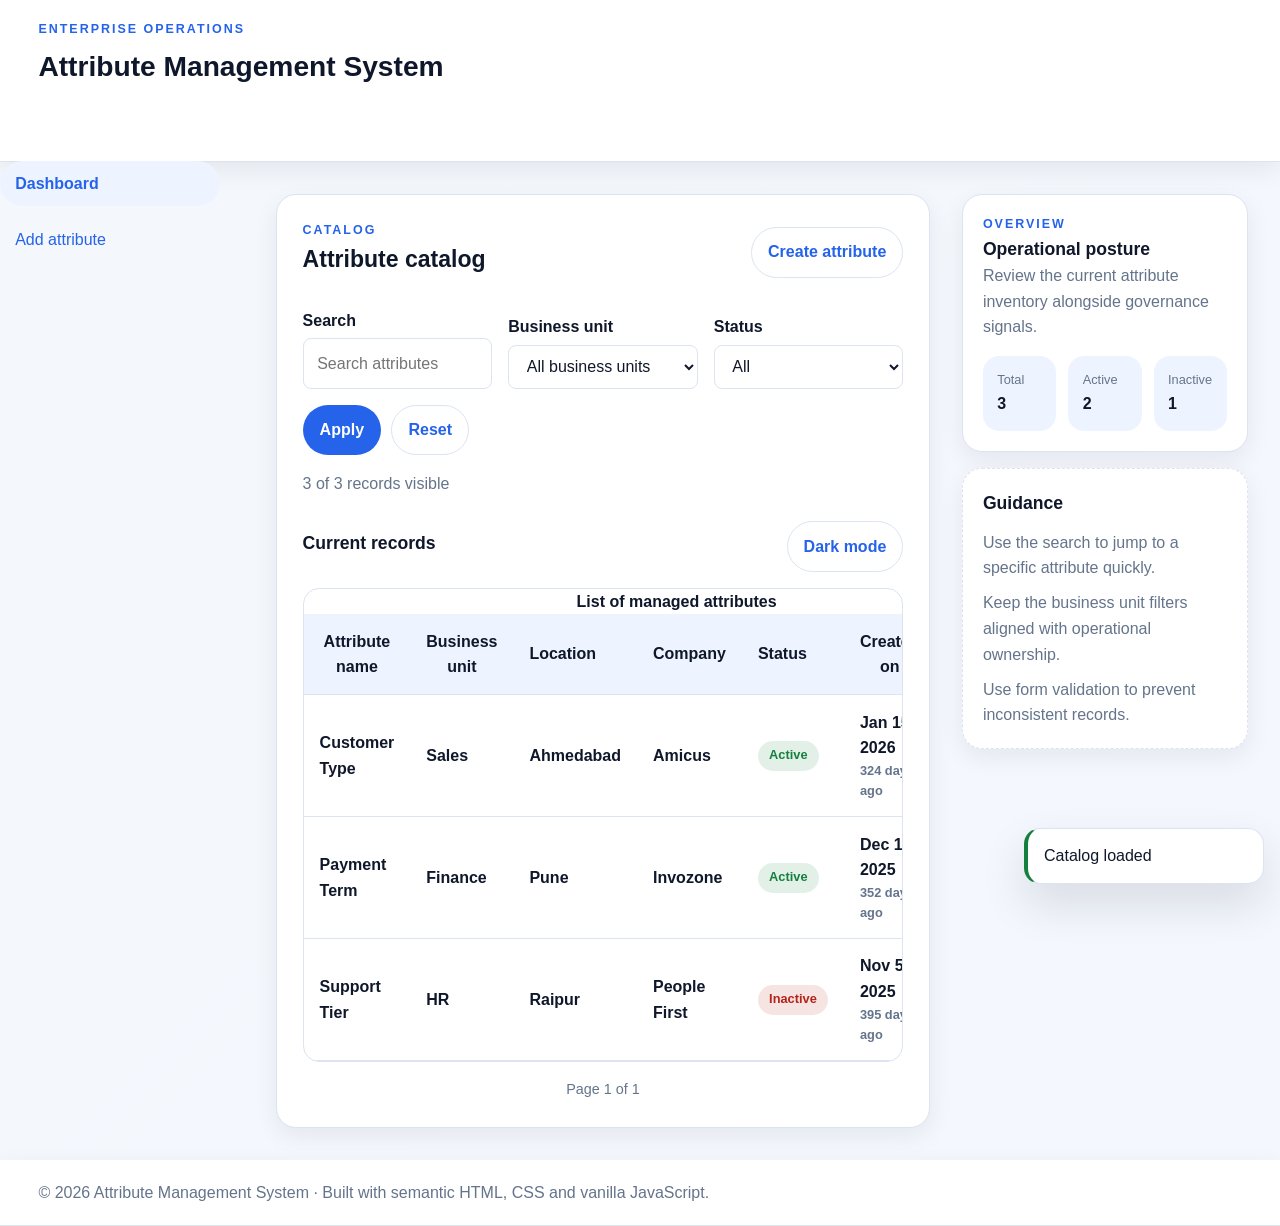
<file: attribute-app/index.html>
<!DOCTYPE html>
<html lang="en">

<head>
  <meta charset="UTF-8">
  <meta name="viewport" content="width=device-width, initial-scale=1.0">
  <title>Attribute Management System</title>
  <meta name="description" content="Manage business attributes with filtering, sorting, search and CRUD workflows.">
  <meta property="og:title" content="Attribute Management System">
  <meta property="og:description" content="Accessible enterprise-style attribute catalog for business operations.">
  <meta property="og:type" content="website">
  <link rel="canonical" href="https://example.com/attribute-app">
  <meta name="theme-color" content="#2563eb">
  <meta name="color-scheme" content="light dark">
  <link rel="icon" href="assets/favicon.ico">
  <link rel="icon" type="image/svg+xml" href="assets/favicon.svg">
  <link rel="apple-touch-icon" href="assets/apple-touch-icon.png">
  <link rel="stylesheet" href="css/main.css">
</head>

<body data-page="dashboard">
  <a href="#main-content" class="skip-link">Skip to main content</a>

  <header role="banner" class="site-header">
    <div class="site-header__brand">
      <p class="eyebrow">Enterprise operations</p>
      <h1>Attribute Management System</h1>
    </div>
    <nav role="navigation" aria-label="Primary" class="site-nav">
      <ul>
        <li><a href="index.html" aria-current="page">Dashboard</a></li>
        <li><a href="add-attribute.html">Add attribute</a></li>
      </ul>
    </nav>
  </header>

  <main id="main-content" class="page-shell">
    <section class="page-panel" aria-labelledby="catalog-heading">
      <div class="section-head">
        <div>
          <p class="eyebrow">Catalog</p>
          <h2 id="catalog-heading">Attribute catalog</h2>
        </div>
        <a class="btn btn--secondary" href="add-attribute.html">Create attribute</a>
      </div>

      <form id="filter-form" class="filter-form" role="search" aria-label="Filter attributes">
        <div class="field-group">
          <label for="search">Search</label>
          <input id="search" name="search" type="search" inputmode="search" autocomplete="off"
            placeholder="Search attributes">
        </div>

        <div class="field-group">
          <label for="business-unit">Business unit</label>
          <select id="business-unit" name="businessUnit">
            <option value="">All business units</option>
          </select>
        </div>

        <div class="field-group">
          <label for="status">Status</label>
          <select id="status" name="status">
            <option value="">All</option>
            <option value="active">Active</option>
            <option value="inactive">Inactive</option>
          </select>
        </div>

        <div class="field-group field-group--actions">
          <button type="submit" class="btn">Apply</button>
          <button type="reset" class="btn btn--ghost">Reset</button>
        </div>
      </form>

      <div id="results-status" class="results-status" aria-live="polite"></div>

      <div class="table-card">
        <div class="table-toolbar">
          <h3>Current records</h3>
          <button type="button" id="theme-toggle" class="btn btn--ghost" aria-pressed="false">Dark mode</button>
        </div>

        <div class="table-shell">
          <table class="data-table" data-table>
            <caption>List of managed attributes</caption>
            <thead>
              <tr>
                <th scope="col"><button type="button" class="sort-button" data-action="sort"
                    data-sort-by="attributeName">Attribute name</button></th>
                <th scope="col"><button type="button" class="sort-button" data-action="sort"
                    data-sort-by="businessUnit">Business unit</button></th>
                <th scope="col"><button type="button" class="sort-button" data-action="sort"
                    data-sort-by="customerLocation">Location</button></th>
                <th scope="col"><button type="button" class="sort-button" data-action="sort"
                    data-sort-by="company">Company</button></th>
                <th scope="col"><button type="button" class="sort-button" data-action="sort"
                    data-sort-by="isActive">Status</button></th>
                <th scope="col"><button type="button" class="sort-button" data-action="sort"
                    data-sort-by="createdOn">Created on</button></th>
                <th scope="col">Actions</th>
              </tr>
            </thead>
            <tbody id="attribute-table-body"></tbody>
          </table>
        </div>

        <nav id="pagination" class="pagination" aria-label="Pagination"></nav>
        <p id="pagination-label" class="pagination-label" aria-live="polite"></p>
      </div>
    </section>

    <aside class="sidebar-stack" aria-label="Dashboard insights">
      <section class="card card--hero">
        <p class="eyebrow">Overview</p>
        <h3 id="overview-title">Operational posture</h3>
        <p>Review the current attribute inventory alongside governance signals.</p>
        <div class="stat-grid">
          <article class="stat-card">
            <span class="stat-label">Total</span>
            <strong id="stat-total">0</strong>
          </article>
          <article class="stat-card">
            <span class="stat-label">Active</span>
            <strong id="stat-active">0</strong>
          </article>
          <article class="stat-card">
            <span class="stat-label">Inactive</span>
            <strong id="stat-inactive">0</strong>
          </article>
        </div>
      </section>

      <section class="card">
        <h3>Guidance</h3>
        <ul class="stack-list">
          <li>Use the search to jump to a specific attribute quickly.</li>
          <li>Keep the business unit filters aligned with operational ownership.</li>
          <li>Use form validation to prevent inconsistent records.</li>
        </ul>
      </section>
    </aside>
  </main>

  <footer role="contentinfo" class="site-footer">
    <p>© 2026 Attribute Management System · Built with semantic HTML, CSS and vanilla JavaScript.</p>
  </footer>

  <script type="module" src="js/main.js"></script>
</body>

</html>
</file>
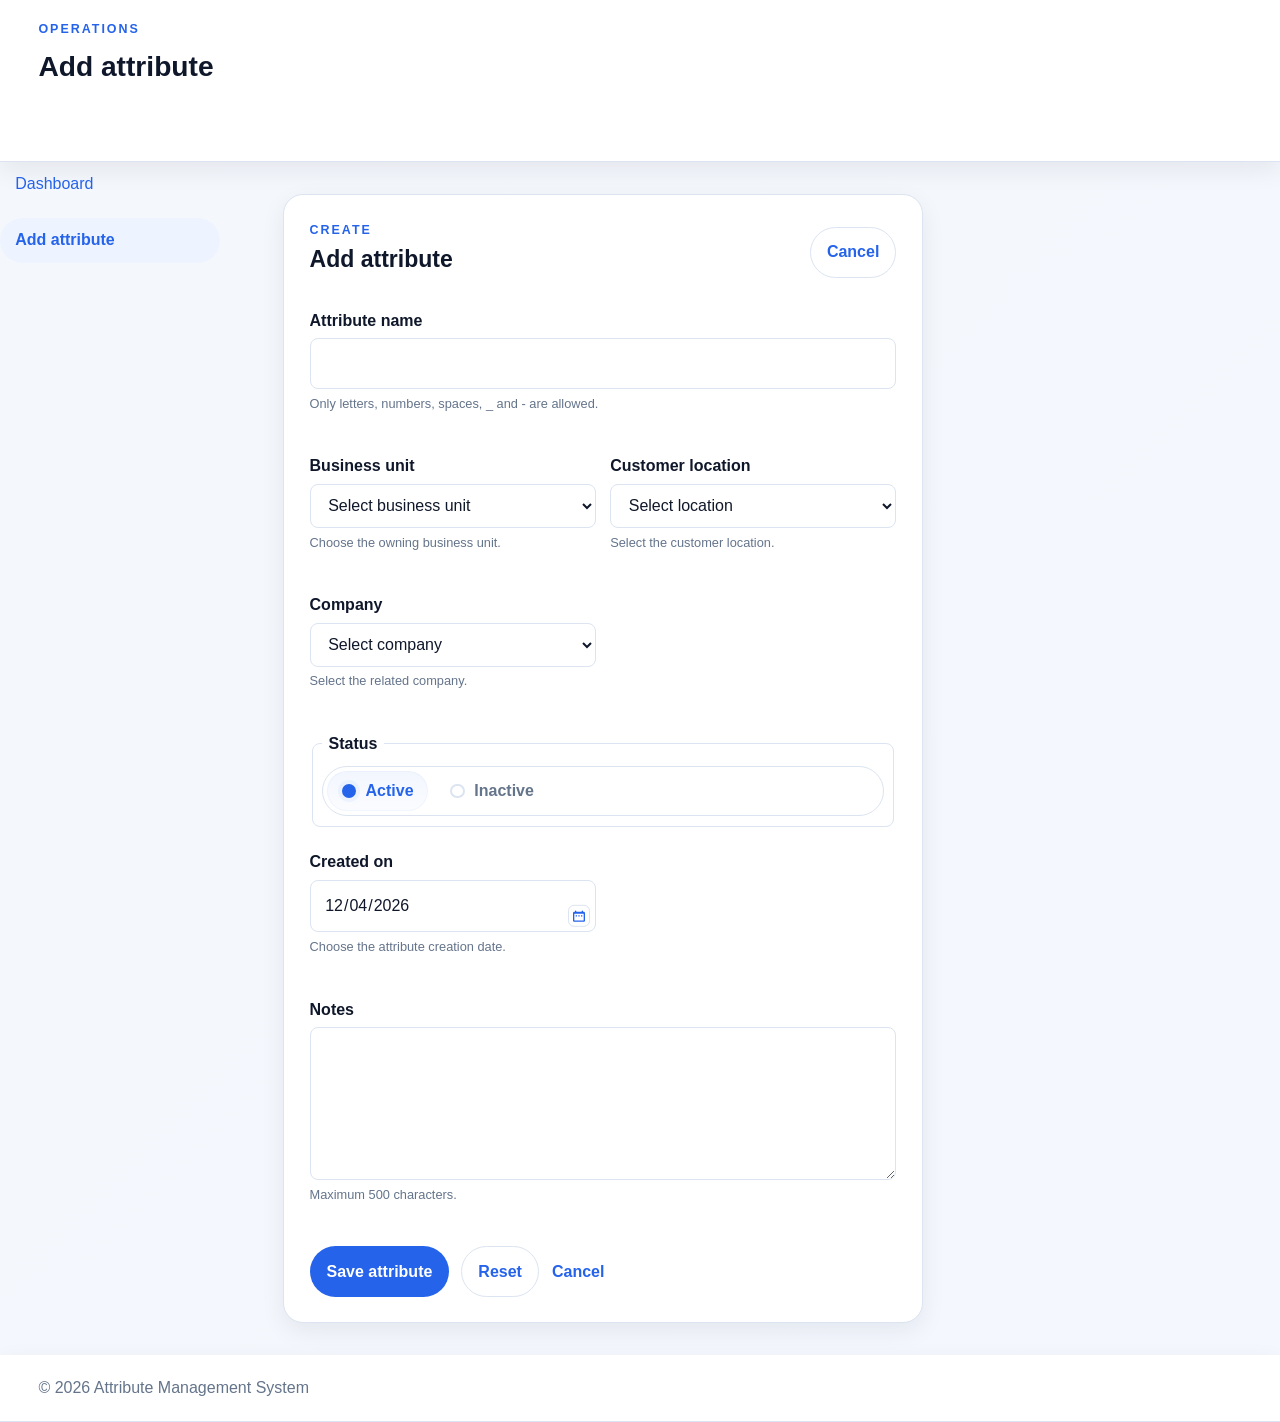
<file: attribute-app/add-attribute.html>
<!DOCTYPE html>
<html lang="en">
<head>
  <meta charset="UTF-8">
  <meta name="viewport" content="width=device-width, initial-scale=1.0">
  <title>Add Attribute | Attribute Management System</title>
  <meta name="description" content="Create a new attribute entry in the management system.">
  <meta property="og:title" content="Add Attribute">
  <meta property="og:description" content="Create a new attribute entry in the management system.">
  <meta property="og:type" content="website">
  <link rel="canonical" href="https://example.com/attribute-app/add-attribute.html">
  <meta name="theme-color" content="#2563eb">
  <meta name="color-scheme" content="light dark">
  <link rel="icon" href="assets/favicon.ico">
  <link rel="icon" type="image/svg+xml" href="assets/favicon.svg">
  <link rel="apple-touch-icon" href="assets/apple-touch-icon.png">
  <link rel="stylesheet" href="css/main.css">
</head>
<body data-page="add">
  <a href="#main-content" class="skip-link">Skip to main content</a>

  <header role="banner" class="site-header">
    <div class="site-header__brand">
      <p class="eyebrow">Operations</p>
      <h1>Add attribute</h1>
    </div>
    <nav role="navigation" aria-label="Primary" class="site-nav">
      <ul>
        <li><a href="index.html">Dashboard</a></li>
        <li><a href="add-attribute.html" aria-current="page">Add attribute</a></li>
      </ul>
    </nav>
  </header>

  <main id="main-content" class="page-shell page-shell--form">
    <section class="page-panel" aria-labelledby="form-title">
      <div class="section-head">
        <div>
          <p class="eyebrow">Create</p>
          <h2 id="form-title">Add attribute</h2>
        </div>
        <a class="btn btn--ghost" href="index.html">Cancel</a>
      </div>

      <div id="form-error-summary" class="form-error-summary" role="alert" aria-live="assertive" hidden></div>

      <form id="attribute-form" method="post" action="#" novalidate aria-labelledby="form-title">
        <input type="hidden" id="attributeId" name="attributeId">

        <fieldset class="form-grid">
          <legend class="sr-only">Attribute details</legend>

          <div class="field-group field-group--full">
            <label for="attributeName">Attribute name</label>
            <input id="attributeName" name="attributeName" type="text" required minlength="3" maxlength="100" pattern="[A-Za-z0-9 _-]+" aria-required="true" aria-describedby="attributeName-hint attributeName-error" autocomplete="off">
            <p id="attributeName-hint" class="field-hint">Only letters, numbers, spaces, _ and - are allowed.</p>
            <p id="attributeName-error" class="field-error" data-error-for="attributeName" role="alert" aria-live="polite"></p>
          </div>

          <div class="field-group">
            <label for="businessUnit">Business unit</label>
            <select id="businessUnit" name="businessUnit" required aria-required="true" aria-describedby="businessUnit-hint businessUnit-error"></select>
            <p id="businessUnit-hint" class="field-hint">Choose the owning business unit.</p>
            <p id="businessUnit-error" class="field-error" data-error-for="businessUnit" role="alert" aria-live="polite"></p>
          </div>

          <div class="field-group">
            <label for="customerLocation">Customer location</label>
            <select id="customerLocation" name="customerLocation" required aria-required="true" aria-describedby="customerLocation-hint customerLocation-error"></select>
            <p id="customerLocation-hint" class="field-hint">Select the customer location.</p>
            <p id="customerLocation-error" class="field-error" data-error-for="customerLocation" role="alert" aria-live="polite"></p>
          </div>

          <div class="field-group">
            <label for="company">Company</label>
            <select id="company" name="company" required aria-required="true" aria-describedby="company-hint company-error"></select>
            <p id="company-hint" class="field-hint">Select the related company.</p>
            <p id="company-error" class="field-error" data-error-for="company" role="alert" aria-live="polite"></p>
          </div>

          <fieldset class="field-group field-group--full">
            <legend>Status</legend>
            <div class="radio-group">
              <label><input type="radio" name="isActive" value="true" checked> Active</label>
              <label><input type="radio" name="isActive" value="false"> Inactive</label>
            </div>
          </fieldset>

          <div class="field-group">
            <label for="createdOn">Created on</label>
            <input type="date" id="createdOn" name="createdOn" required aria-required="true" aria-describedby="createdOn-hint createdOn-error">
            <p id="createdOn-hint" class="field-hint">Choose the attribute creation date.</p>
            <p id="createdOn-error" class="field-error" data-error-for="createdOn" role="alert" aria-live="polite"></p>
          </div>

          <div class="field-group field-group--full">
            <label for="notes">Notes</label>
            <textarea id="notes" name="notes" rows="5" maxlength="500" aria-describedby="notes-hint notes-error"></textarea>
            <p id="notes-hint" class="field-hint">Maximum 500 characters.</p>
            <p id="notes-error" class="field-error" data-error-for="notes" role="alert" aria-live="polite"></p>
          </div>
        </fieldset>

        <div class="form-actions">
          <button type="submit" class="btn">Save attribute</button>
          <button type="reset" class="btn btn--ghost">Reset</button>
          <a class="btn btn--link" href="index.html">Cancel</a>
        </div>
      </form>
    </section>
  </main>

  <footer role="contentinfo" class="site-footer">
    <p>© 2026 Attribute Management System</p>
  </footer>

  <script type="module" src="js/main.js"></script>
</body>
</html>
</file>
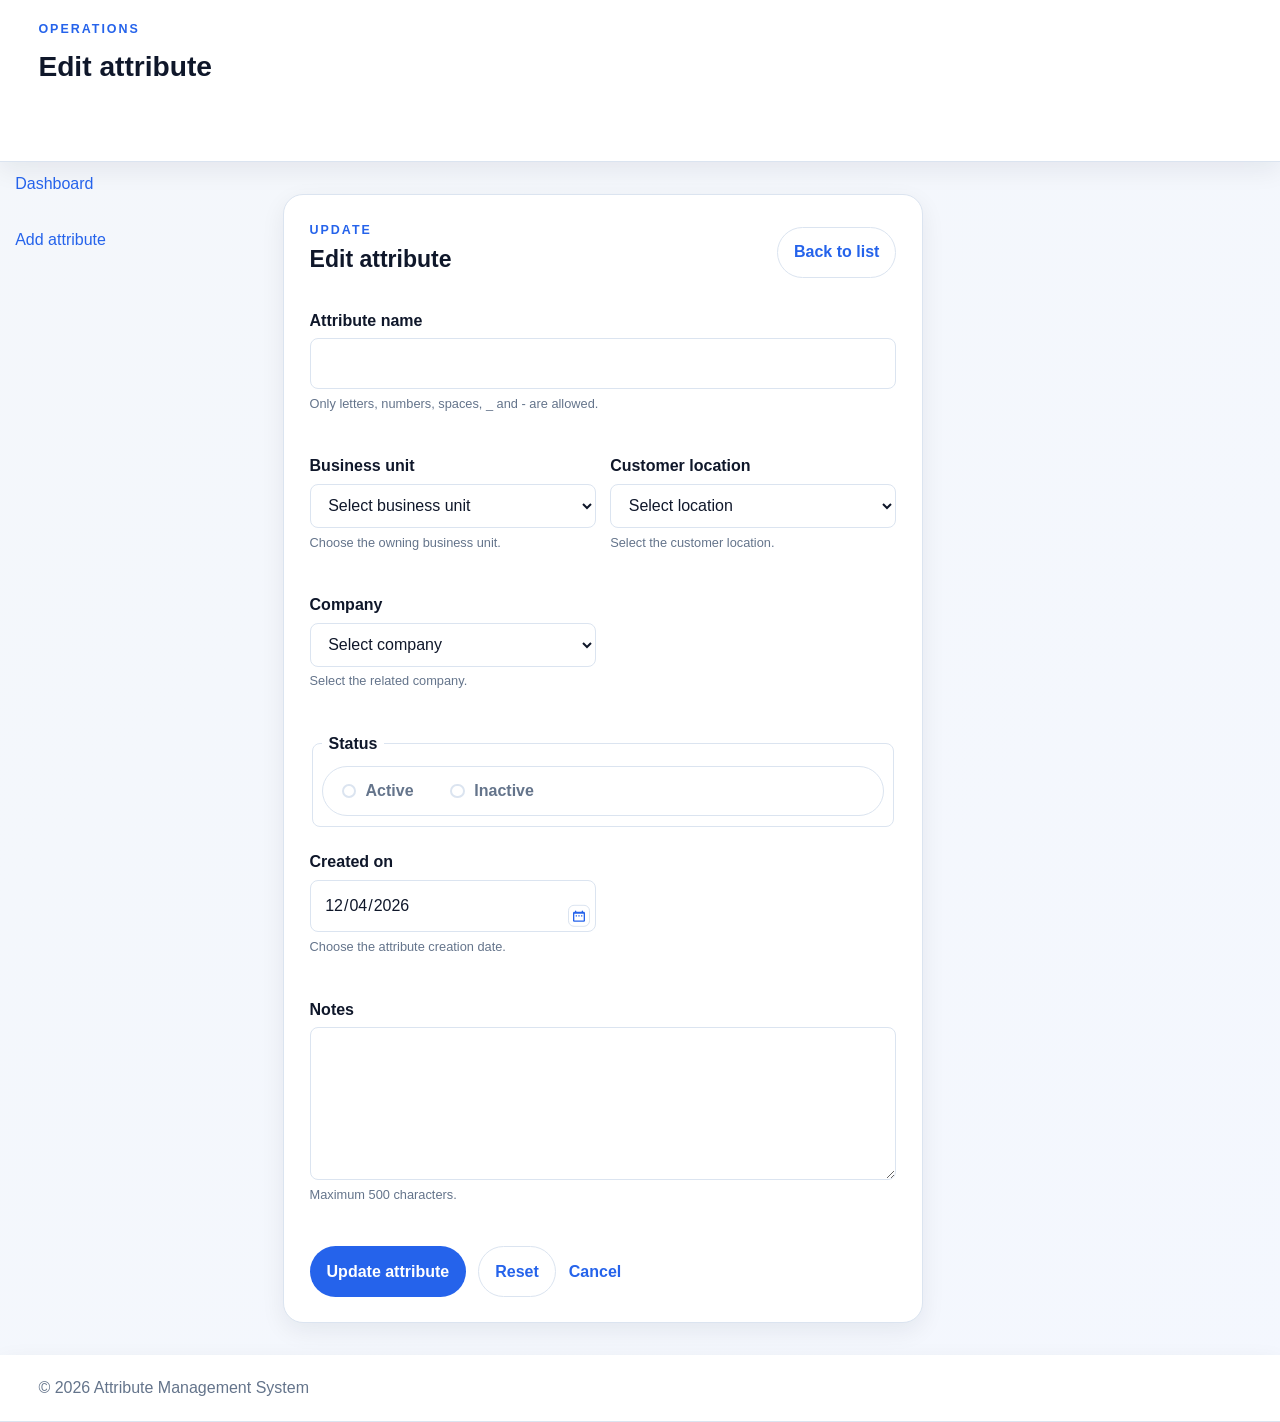
<file: attribute-app/edit-attribute.html>
<!DOCTYPE html>
<html lang="en">
<head>
  <meta charset="UTF-8">
  <meta name="viewport" content="width=device-width, initial-scale=1.0">
  <title>Edit Attribute | Attribute Management System</title>
  <meta name="description" content="Edit an existing attribute entry.">
  <meta property="og:title" content="Edit Attribute">
  <meta property="og:description" content="Update an existing attribute entry in the system.">
  <meta property="og:type" content="website">
  <link rel="canonical" href="https://example.com/attribute-app/edit-attribute.html">
  <meta name="theme-color" content="#2563eb">
  <meta name="color-scheme" content="light dark">
  <link rel="icon" href="assets/favicon.ico">
  <link rel="icon" type="image/svg+xml" href="assets/favicon.svg">
  <link rel="apple-touch-icon" href="assets/apple-touch-icon.png">
  <link rel="stylesheet" href="css/main.css">
</head>
<body data-page="edit">
  <a href="#main-content" class="skip-link">Skip to main content</a>

  <header role="banner" class="site-header">
    <div class="site-header__brand">
      <p class="eyebrow">Operations</p>
      <h1>Edit attribute</h1>
    </div>
    <nav role="navigation" aria-label="Primary" class="site-nav">
      <ul>
        <li><a href="index.html">Dashboard</a></li>
        <li><a href="add-attribute.html">Add attribute</a></li>
      </ul>
    </nav>
  </header>

  <main id="main-content" class="page-shell page-shell--form">
    <section class="page-panel" aria-labelledby="form-title">
      <div class="section-head">
        <div>
          <p class="eyebrow">Update</p>
          <h2 id="form-title">Edit attribute</h2>
        </div>
        <a class="btn btn--ghost" href="index.html">Back to list</a>
      </div>

      <div id="form-error-summary" class="form-error-summary" role="alert" aria-live="assertive" hidden></div>

      <form id="attribute-form" method="post" action="#" novalidate aria-labelledby="form-title">
        <input type="hidden" id="attributeId" name="attributeId">

        <fieldset class="form-grid">
          <legend class="sr-only">Attribute details</legend>

          <div class="field-group field-group--full">
            <label for="attributeName">Attribute name</label>
            <input id="attributeName" name="attributeName" type="text" required minlength="3" maxlength="100" pattern="[A-Za-z0-9 _-]+" aria-required="true" aria-describedby="attributeName-hint attributeName-error" autocomplete="off">
            <p id="attributeName-hint" class="field-hint">Only letters, numbers, spaces, _ and - are allowed.</p>
            <p id="attributeName-error" class="field-error" data-error-for="attributeName" role="alert" aria-live="polite"></p>
          </div>

          <div class="field-group">
            <label for="businessUnit">Business unit</label>
            <select id="businessUnit" name="businessUnit" required aria-required="true" aria-describedby="businessUnit-hint businessUnit-error"></select>
            <p id="businessUnit-hint" class="field-hint">Choose the owning business unit.</p>
            <p id="businessUnit-error" class="field-error" data-error-for="businessUnit" role="alert" aria-live="polite"></p>
          </div>

          <div class="field-group">
            <label for="customerLocation">Customer location</label>
            <select id="customerLocation" name="customerLocation" required aria-required="true" aria-describedby="customerLocation-hint customerLocation-error"></select>
            <p id="customerLocation-hint" class="field-hint">Select the customer location.</p>
            <p id="customerLocation-error" class="field-error" data-error-for="customerLocation" role="alert" aria-live="polite"></p>
          </div>

          <div class="field-group">
            <label for="company">Company</label>
            <select id="company" name="company" required aria-required="true" aria-describedby="company-hint company-error"></select>
            <p id="company-hint" class="field-hint">Select the related company.</p>
            <p id="company-error" class="field-error" data-error-for="company" role="alert" aria-live="polite"></p>
          </div>

          <fieldset class="field-group field-group--full">
            <legend>Status</legend>
            <div class="radio-group">
              <label><input type="radio" name="isActive" value="true"> Active</label>
              <label><input type="radio" name="isActive" value="false"> Inactive</label>
            </div>
          </fieldset>

          <div class="field-group">
            <label for="createdOn">Created on</label>
            <input type="date" id="createdOn" name="createdOn" required aria-required="true" aria-describedby="createdOn-hint createdOn-error">
            <p id="createdOn-hint" class="field-hint">Choose the attribute creation date.</p>
            <p id="createdOn-error" class="field-error" data-error-for="createdOn" role="alert" aria-live="polite"></p>
          </div>

          <div class="field-group field-group--full">
            <label for="notes">Notes</label>
            <textarea id="notes" name="notes" rows="5" maxlength="500" aria-describedby="notes-hint notes-error"></textarea>
            <p id="notes-hint" class="field-hint">Maximum 500 characters.</p>
            <p id="notes-error" class="field-error" data-error-for="notes" role="alert" aria-live="polite"></p>
          </div>
        </fieldset>

        <div class="form-actions">
          <button type="submit" class="btn">Update attribute</button>
          <button type="reset" class="btn btn--ghost">Reset</button>
          <a class="btn btn--link" href="index.html">Cancel</a>
        </div>
      </form>
    </section>
  </main>

  <footer role="contentinfo" class="site-footer">
    <p>© 2026 Attribute Management System</p>
  </footer>

  <script type="module" src="js/main.js"></script>
</body>
</html>
</file>
<file: attribute-app/css/main.css>
@import url("reset.css");
@import url("tokens.css");
@import url("base.css");
@import url("layout.css");
@import url("components.css");
@import url("utilities.css");
@import url("pages.css");
</file>
